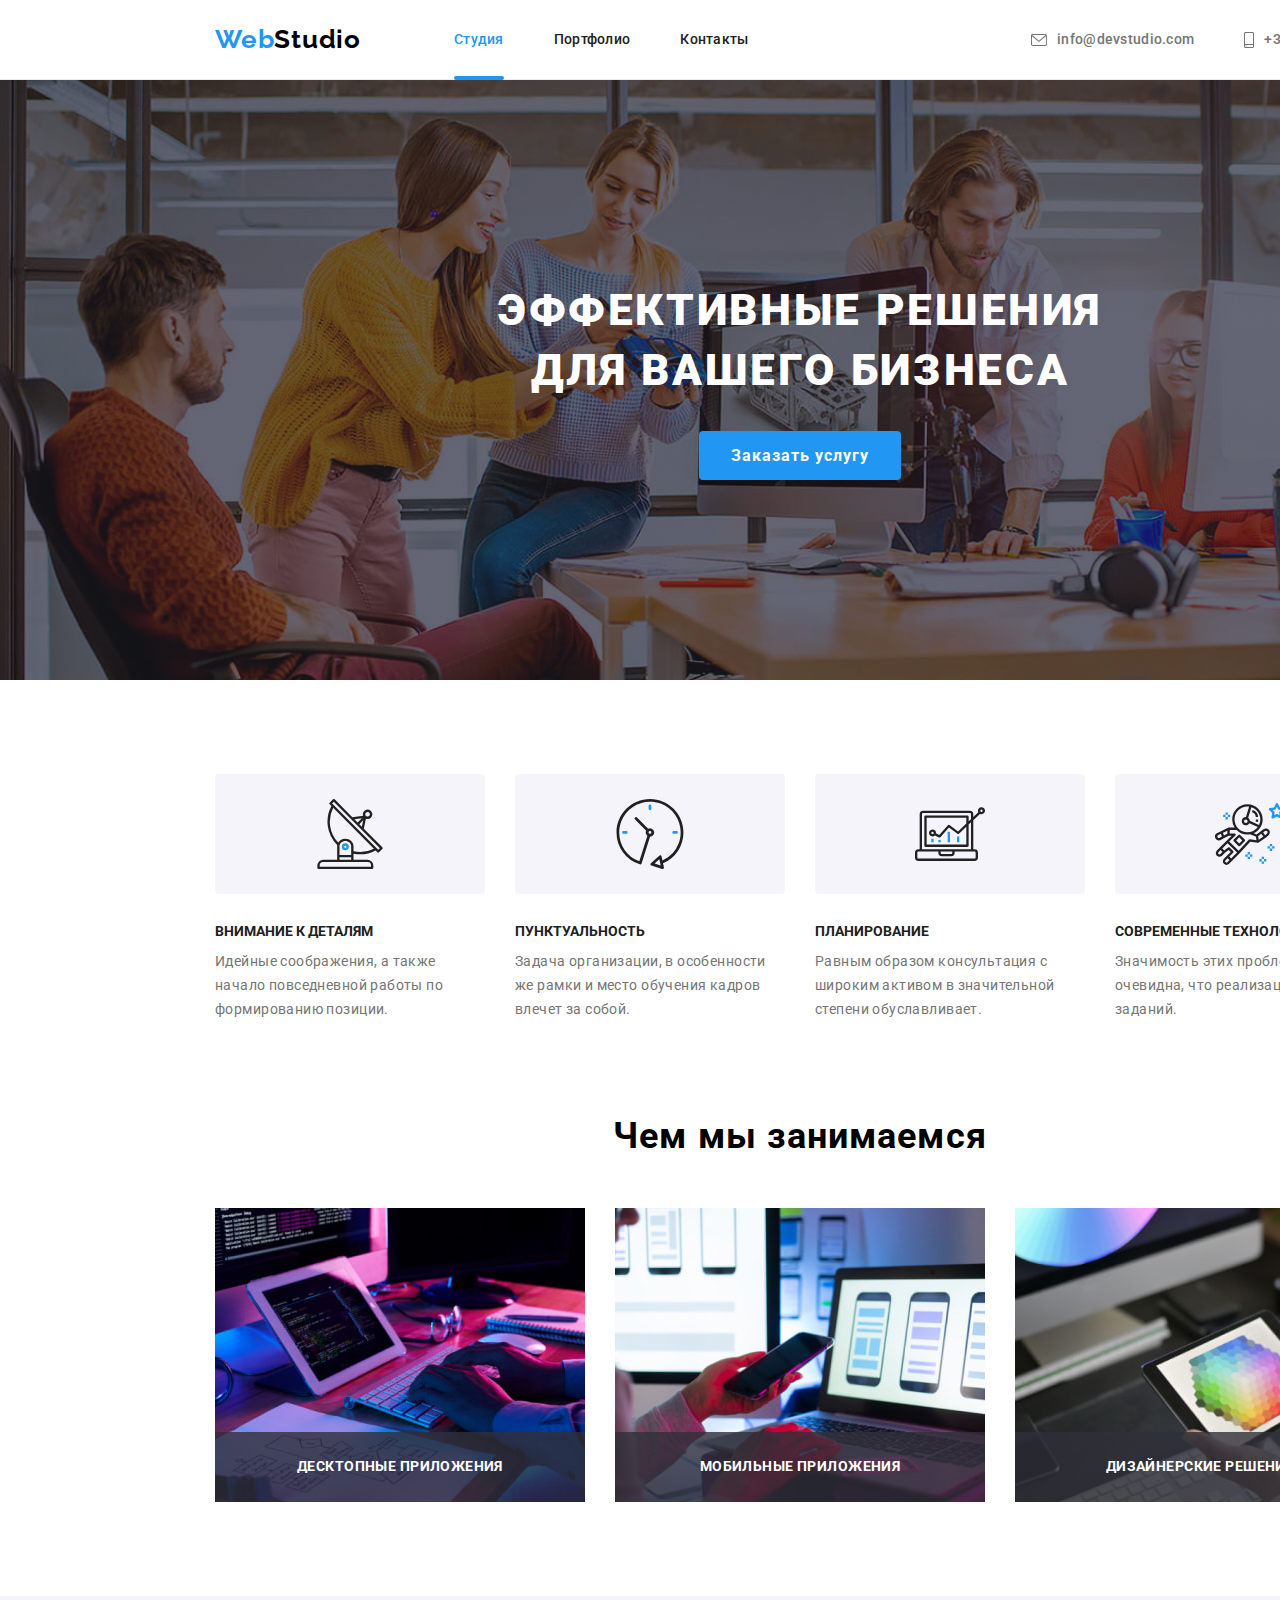
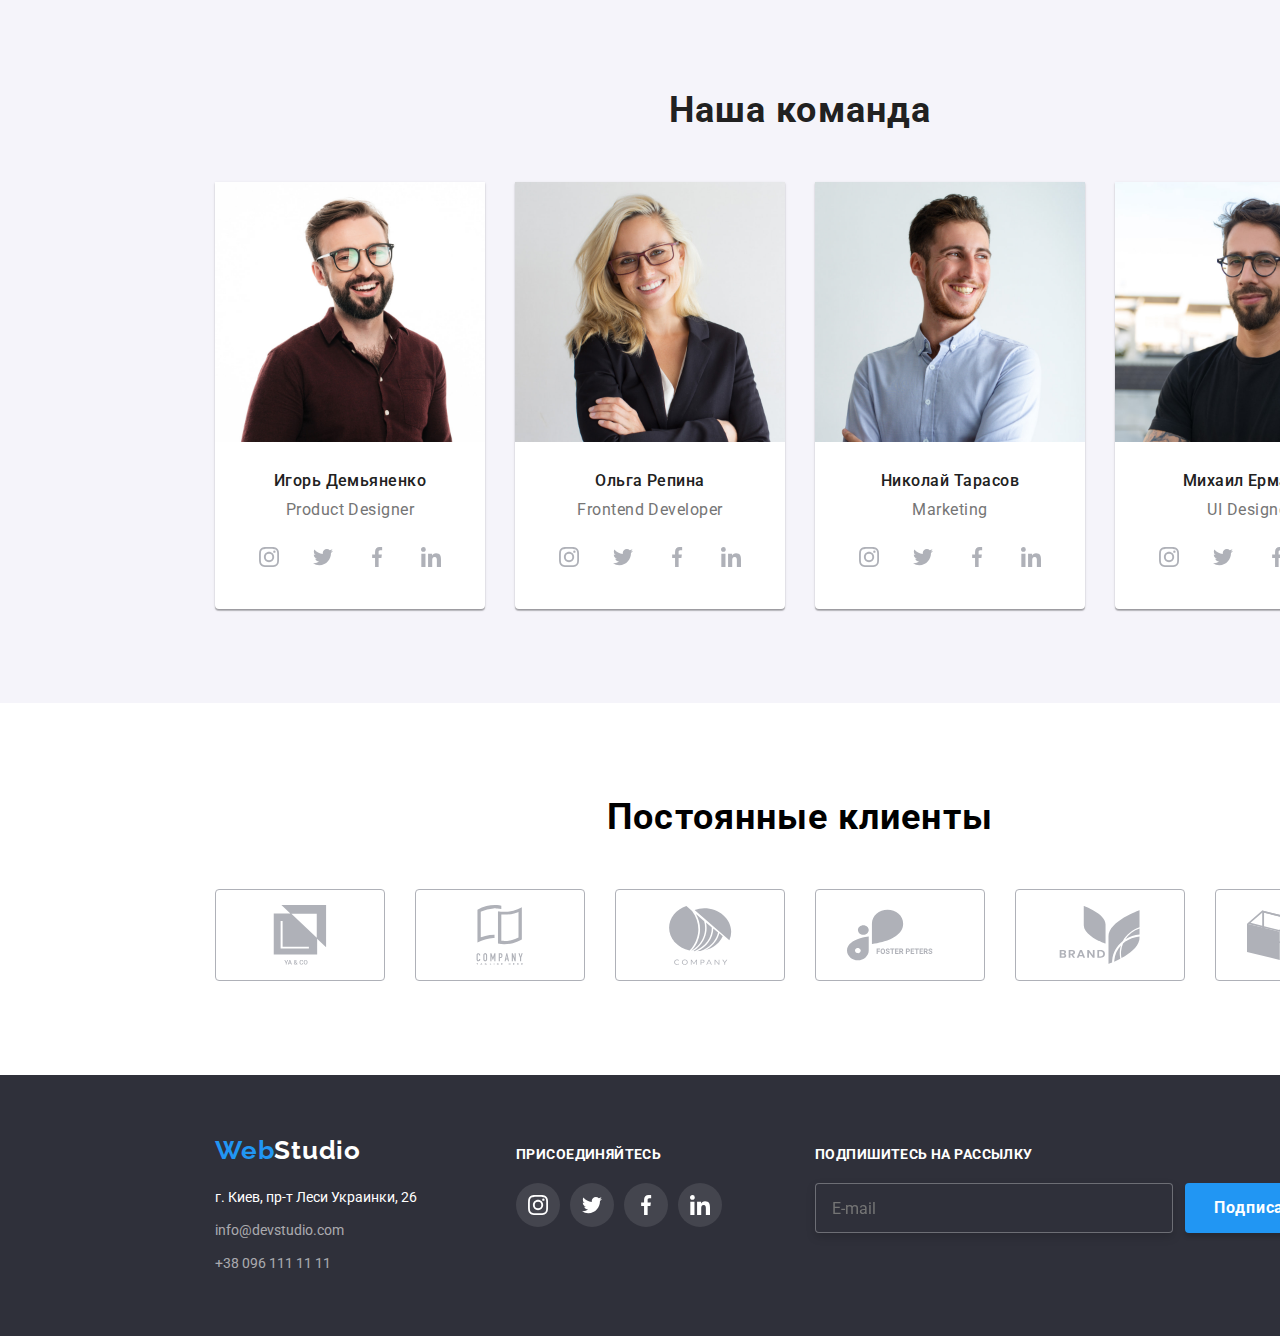
<file: index.html>
<!DOCTYPE html>
<html lang="ru">
  <head>
    <meta charset="UTF-8" />
    <meta http-equiv="X-UA-Compatible" content="IE=edge" />
    <meta name="viewport" content="width=device-width, initial-scale=1.0" />
    <link rel="preconnect" href="https://fonts.googleapis.com" />
    <link rel="preconnect" href="https://fonts.gstatic.com" crossorigin />
    <!-- Нормализатор -->
    <link
      rel="stylesheet"
      href="https://cdn.jsdelivr.net/npm/modern-normalize@1.1.0/modern-normalize.min.css"
    />
    <!-- Шрифты -->
    <link
      href="https://fonts.googleapis.com/css2?family=Raleway:wght@700&family=Roboto:wght@400;500;700;900&display=swap"
      rel="stylesheet"
    />
    <!-- Кастомные стили -->
    <link rel="stylesheet" href="./css/styles.css" />
    <title>Home</title>
  </head>
  <!-- Контент -->
  <body>
    <!-- Шапка -->
    <header class="header">
      <div class="container header__container">
        <!-- Лого -->
        <a class="logo header__logo" href="./index.html"
          >Web<span class="header__logo-studio">Studio</span></a
        >
        <!-- Навигация -->
        <nav class="site-navigation">
          <ul class="site-navigation__list">
            <li class="site-navigation__item">
              <a class="site-navigation__link site-navigation__main" href="./index.html">Студия</a>
            </li>
            <li class="site-navigation__item">
              <a class="site-navigation__link" href="./portfolio.html">Портфолио</a>
            </li>
            <li class="site-navigation__item">
              <a class="site-navigation__link" href="#">Контакты</a>
            </li>
          </ul>
        </nav>
        <!-- Контакты -->
        <ul class="head-contacts">
          <li class="head-contacts__item">
            <a class="head-contacts__link" href="mailto:info@devstudio.com"
              ><svg class="icon" width="16" height="12">
                <use href="./images/icons.svg#icon-mail"></use>
              </svg>
              <span class="head-contacts__text">info@devstudio.com</span></a
            >
          </li>
          <li class="head-contacts__item">
            <a class="head-contacts__link" href="tel:+380961111111">
              <svg class="icon" width="10" height="16">
                <use href="./images/icons.svg#icon-smartphone"></use>
              </svg>
              <span class="head-contacts__text">+38 096 111 11 11</span></a
            >
          </li>
        </ul>
      </div>
    </header>
    <!-- Главная -->
    <main>
      <!-- Заказать услугу -->
      <section class="hero">
        <div class="container">
          <h1 class="hero-title">Эффективные решения для вашего бизнеса</h1>
          <button class="button hero-button" data-modal-open>Заказать услугу</button>
        </div>
      </section>
      <!-- Почему мы -->
      <section class="section">
        <div class="container">
          <h2 class="hidden-title">Почему мы</h2>
          <ul class="whyme-list">
            <li class="whyme-item">
              <div class="whyme-icon-box">
                <svg class="icon" width="70" height="70">
                  <use href="./images/icons.svg#icon-antenna"></use>
                </svg>
              </div>
              <h3 class="whyme-item-title">Внимание к деталям</h3>
              <p class="whyme-text">
                Идейные соображения, а также начало повседневной работы по
                формированию позиции.
              </p>
            </li>
            <li class="whyme-item">
              <div class="whyme-icon-box">
                <svg class="icon" width="70" height="70">
                  <use href="./images/icons.svg#icon-clock"></use>
                </svg>
              </div>
              <h3 class="whyme-item-title">Пунктуальность</h3>
              <p class="whyme-text">
                Задача организации, в особенности же рамки и место обучения
                кадров влечет за собой.
              </p>
            </li>
            <li class="whyme-item">
              <div class="whyme-icon-box">
                <svg class="icon" width="70" height="70">
                  <use href="./images/icons.svg#icon-diagram"></use>
                </svg>
              </div>
              <h3 class="whyme-item-title">Планирование</h3>
              <p class="whyme-text">
                Равным образом консультация с широким активом в значительной
                степени обуславливает.
              </p>
            </li>
            <li class="whyme-item width="70" height="70"" width="70" height="70">
              <div class="whyme-icon-box">
                <svg class="icon" width="70" height="70">
                  <use href="./images/icons.svg#icon-astronaut"></use>
                </svg>
              </div>
              <h3 class="whyme-item-title">Современные технологии</h3>
              <p class="whyme-text">
                Значимость этих проблем настолько очевидна, что реализация
                плановых заданий.
              </p>
            </li>
          </ul>
        </div>
      </section>
      <!-- Чем занимаемся -->
      <section class="section whatdo">
        <div class="container">
          <h2 class="whatdo-title">Чем мы занимаемся</h2>
          <ul class="whatdo-list">
            <li class="whatdo-item">
              <img
                src="./images/what-are-we-doing/wawd-1.jpg"
                alt="Десктопные приложения"
                width="370"
                height="294"
              />
              <h3 class="whatdo-text">Десктопные приложения</h3>
            </li>
            <li class="whatdo-item">
              <img
                src="./images/what-are-we-doing/wawd-2.jpg"
                alt="Мобильные приложения"
                width="370"
                height="294"
              />
            <h3 class="whatdo-text">Мобильные приложения</h3>
            </li>
            <li class="whatdo-item">
              <img
                src="./images/what-are-we-doing/wawd-3.jpg"
                alt="Дизайнерские решения"
                width="370"
                height="294"
              />
              <h3 class="whatdo-text">Дизайнерские решения</h3>
            </li>
          </ul>
        </div>
      </section>
      <!-- Наша команда -->
      <section class="section team">
        <div class="container">
          <h2 class="team-title">Наша команда</h2>
          <ul class="team-list">
            <li class="team-item">
              <img
                src="./images/team/t1.jpg"
                alt="Игорь Демьяненко"
                width="270"
                height="260"
              />
              <div class="team-box">
                <h3 class="team-name">Игорь Демьяненко</h3>
                <p>Product Designer</p>
                <ul class="social-list">
                <li class="social-item">
                  <a class="social-link" href="">
                    <svg class="icon" width="20" height="20">
                      <use href="./images/icons.svg#icon-instagram"></use>
                    </svg>
                  </a>
                </li>
                <li class="social-item">
                  <a class="social-link" href="">
                    <svg class="icon" width="20" height="20">
                      <use href="./images/icons.svg#icon-twitter"></use>
                    </svg>
                  </a>
                </li>
                <li class="social-item">
                  <a class="social-link" href="">
                    <svg class="icon" width="20" height="20">
                      <use href="./images/icons.svg#icon-facebook"></use>
                    </svg>
                  </a>
                </li>
                <li class="social-item">
                  <a class="social-link" href="">
                    <svg class="icon" width="20" height="20">
                      <use href="./images/icons.svg#icon-linkedin"></use>
                    </svg>
                  </a>
                </li>
              </ul>
              </div>
              
             
            </li>
            <li class="team-item">
              <img
                src="./images/team/t2.jpg"
                alt="Ольга Репина"
                width="270"
                height="260"
              />
              <div class="team-box">
                <h3 class="team-name">Ольга Репина</h3>
                <p>Frontend Developer</p>
                <ul class="social-list">
                <li class="social-item">
                  <a class="social-link" href="">
                    <svg class="icon" width="20" height="20">
                      <use href="./images/icons.svg#icon-instagram"></use>
                    </svg>
                  </a>
                </li>
                <li class="social-item">
                  <a class="social-link" href="">
                    <svg class="icon" width="20" height="20">
                      <use href="./images/icons.svg#icon-twitter"></use>
                    </svg>
                  </a>
                </li>
                <li class="social-item">
                  <a class="social-link" href="">
                    <svg class="icon" width="20" height="20">
                      <use href="./images/icons.svg#icon-facebook"></use>
                    </svg>
                  </a>
                </li>
                <li class="social-item">
                  <a class="social-link" href="">
                    <svg class="icon" width="20" height="20">
                      <use href="./images/icons.svg#icon-linkedin"></use>
                    </svg>
                  </a>
                </li>
              </ul>
              </div>
              
              
            </li>
            <li class="team-item">
              <img
                src="./images/team/t3.jpg"
                alt="Николай Тарасов"
                width="270"
                height="260"
              />
              <div class="team-box">
                <h3 class="team-name">Николай Тарасов</h3>
                <p>Marketing</p>
                <ul class="social-list">
                <li class="social-item">
                  <a class="social-link" href="">
                    <svg class="icon" width="20" height="20">
                      <use href="./images/icons.svg#icon-instagram"></use>
                    </svg>
                  </a>
                </li>
                <li class="social-item">
                  <a class="social-link" href="">
                    <svg class="icon" width="20" height="20">
                      <use href="./images/icons.svg#icon-twitter"></use>
                    </svg>
                  </a>
                </li>
                <li class="social-item">
                  <a class="social-link" href="">
                    <svg class="icon" width="20" height="20">
                      <use href="./images/icons.svg#icon-facebook"></use>
                    </svg>
                  </a>
                </li>
                <li class="social-item">
                  <a class="social-link" href="">
                    <svg class="icon" width="20" height="20">
                      <use href="./images/icons.svg#icon-linkedin"></use>
                    </svg>
                  </a>
                </li>
              </ul>
              </div>
              
              
            </li>
            <li class="team-item">
              <img
                src="./images/team/t4.jpg"
                alt="Михаил Ермаков"
                width="270"
                height="260"
              />
              <div class="team-box">
                <h3 class="team-name">Михаил Ермаков</h3>
                <p>UI Designer</p>
                <ul class="social-list">
                <li class="social-item">
                  <a class="social-link" href="">
                    <svg class="icon" width="20" height="20">
                      <use href="./images/icons.svg#icon-instagram"></use>
                    </svg>
                  </a>
                </li>
                <li class="social-item">
                  <a class="social-link" href="">
                    <svg class="icon" width="20" height="20">
                      <use href="./images/icons.svg#icon-twitter"></use>
                    </svg>
                  </a>
                </li>
                <li class="social-item">
                  <a class="social-link" href="">
                    <svg class="icon" width="20" height="20">
                      <use href="./images/icons.svg#icon-facebook"></use>
                    </svg>
                  </a>
                </li>
                <li class="social-item">
                  <a class="social-link" href="">
                    <svg class="icon" width="20" height="20">
                      <use href="./images/icons.svg#icon-linkedin"></use>
                    </svg>
                  </a>
                </li>
              </ul>
              </div>
              
              
            </li>
          </ul>
        </div>
      </section>
      <!-- Наши клиенты -->
      <section class="section">
        <div class="container">
          <h2 class="clients-title">Постоянные клиенты</h2>
          <ul class="clients-list">
            <li class="clients-item">
              <a class="clients-link" href="">
                <svg class="icon" width="106" height="60">
                  <use href="./images/icons.svg#icon-client-1"></use>
                </svg>
              </a>
            </li>
            <li class="clients-item">
              <a class="clients-link" href="">
                <svg class="icon" width="106" height="60">
                  <use href="./images/icons.svg#icon-client-2"></use>
                </svg>
              </a>
            </li>
            <li class="clients-item">
              <a class="clients-link" href="">
                <svg class="icon" width="106" height="60">
                  <use href="./images/icons.svg#icon-client-3"></use>
                </svg>
              </a>
            </li>
            <li class="clients-item">
              <a class="clients-link" href="">
                <svg class="icon" width="106" height="60">
                  <use href="./images/icons.svg#icon-client-4"></use>
                </svg>
              </a>
            </li>
            <li class="clients-item">
              <a class="clients-link" href="">
                <svg class="icon" width="106" height="60">
                  <use href="./images/icons.svg#icon-client-5"></use>
                </svg>
              </a>
            </li>
            <li class="clients-item">
              <a class="clients-link" href="">
                <svg class="icon" width="106" height="60">
                  <use href="./images/icons.svg#icon-client-6"></use>
                </svg>
              </a>
            </li>
          </ul>

        </div>
      </section>
    </main>
    <!-- Подвал -->
    <footer class="footer">
      <div class="container footer-box">
        <!-- Лого -->
        <div class="footer-contacts">
        <a class="logo" href="./index.html"
          >Web<span class="logo-foot-studio">Studio</span></a
        >
        <!-- Адрес и контакты -->
        <address class="adress-box">
          <ul class="adress-list">
            <li class="adress-item">
              <a
                class="address-map"
                href="https://goo.gl/maps/QXmDGy41mX6i24PM6"
                >г. Киев, пр-т Леси Украинки, 26</a
              >
            </li>
            <li class="adress-item">
              <a class="address-cont" href="mailto:info@devstudio.com"
                >info@devstudio.com</a
              >
            </li>
            <li class="adress-item">
              <a class="address-cont" href="tel:+380961111111"
                >+38 096 111 11 11</a
              >
            </li>
          </ul>
        </address>
        </div>
        <!-- Наши соц. сети -->
        <div class="foot-soc-box">
          <h3 class="foot-soc-title">присоединяйтесь</h3>
        <ul class="social-foot-list">
                <li class="social-item">
                  <a class="social-foot-link" href="">
                    <svg class="icon" width="20" height="20">
                      <use href="./images/icons.svg#icon-instagram"></use>
                    </svg>
                  </a>
                </li>
                <li class="social-item">
                  <a class="social-foot-link" href="">
                    <svg class="icon" width="20" height="20">
                      <use href="./images/icons.svg#icon-twitter"></use>
                    </svg>
                  </a>
                </li>
                <li class="social-item">
                  <a class="social-foot-link" href="">
                    <svg class="icon" width="20" height="20">
                      <use href="./images/icons.svg#icon-facebook"></use>
                    </svg>
                  </a>
                </li>
                <li class="social-item">
                  <a class="social-foot-link" href="">
                    <svg class="icon" width="20" height="20">
                      <use href="./images/icons.svg#icon-linkedin"></use>
                    </svg>
                  </a>
                </li>
              </ul>
        </div>
        <div class="footer-sub-box">
          <h3 class="footer-sub-title">Подпишитесь на рассылку</h3>
          <form name="subscribe-form" class="footer-subscribe" autocomplete="on">
            <label class="footer-label">
              <input type="email" name="subscribe-email" class="footer-input" placeholder="E-mail">
            </label>
            <button class="button subscribe-btn" tipe="submit">Подписаться
              <svg class="icon" width="24" height="24">
              <use href="./images/icons.svg#icon-send"></use>
            </svg>
            </button>
          </form>
        </div>
      </div>
    </footer>
    <!-- Модальное окно -->
    <div class="modal-backdrop is-hidden" data-modal>
      <div class="modal-wrapper">
        <button class="button modal-btn" data-modal-close>
          <svg class="icon" width="11" height="11">
          <use href="./images/icons.svg#icon-vector"></use>
        </svg>
      </button>
      <form name="signup-form" class="modal-signup" autocomplete="on">
        <h2 class="modal-title">Оставьте свои данные, мы вам перезвоним</h2>
<label class="modal-label">Имя
  <span class="modal-input-box">
  <input type="text" name="username" class="modal-input" required >
  <svg class="icon" width="18" height="18">
    <use href="./images/icons.svg#icon-person"></use>
  </svg></span>
</label>
<label class="modal-label">Телефон
  <span class="modal-input-box">
  <input type="tel" name="user-tel" class="modal-input" required ><svg class="icon" width="18"
  height="18">
    <use href="./images/icons.svg#icon-phone"></use>
  </svg></span>
</label>
<label class="modal-label">Почта
  <span class="modal-input-box">
  <input type="email" name="user-email" class="modal-input" required ><svg class="icon" width="18"
  height="18">
    <use href="./images/icons.svg#icon-email"></use>
  </svg></span>
</label>
<label class="modal-label modal-coment">Комментарий
  <textarea name="user-feedback" rows="7" placeholder="Введите текст"></textarea>
</label>
<label class="modal-label modal-agreement">
  <input type="checkbox" name="agreement" value="agreement" required class="checkbox">
  <span class="modal-agree-text">
    <span class="custom-checkbox">
    <svg class="icon" width="16" height="15">
      <use href="./images/icons.svg#icon-check"></use>
    </svg>
  </span>
    Соглашаюсь с рассылкой и принимаю &nbsp;</span>
    <a href="#" class="modal-agree-link">Условия договора</a>
</label>
<button class="button modal-signup-btn" type="submit">Отправить</button>
      </form>
      </div>
    </div>
    <script src="./js/modal.js"></script>
  </body>
</html>
</file>
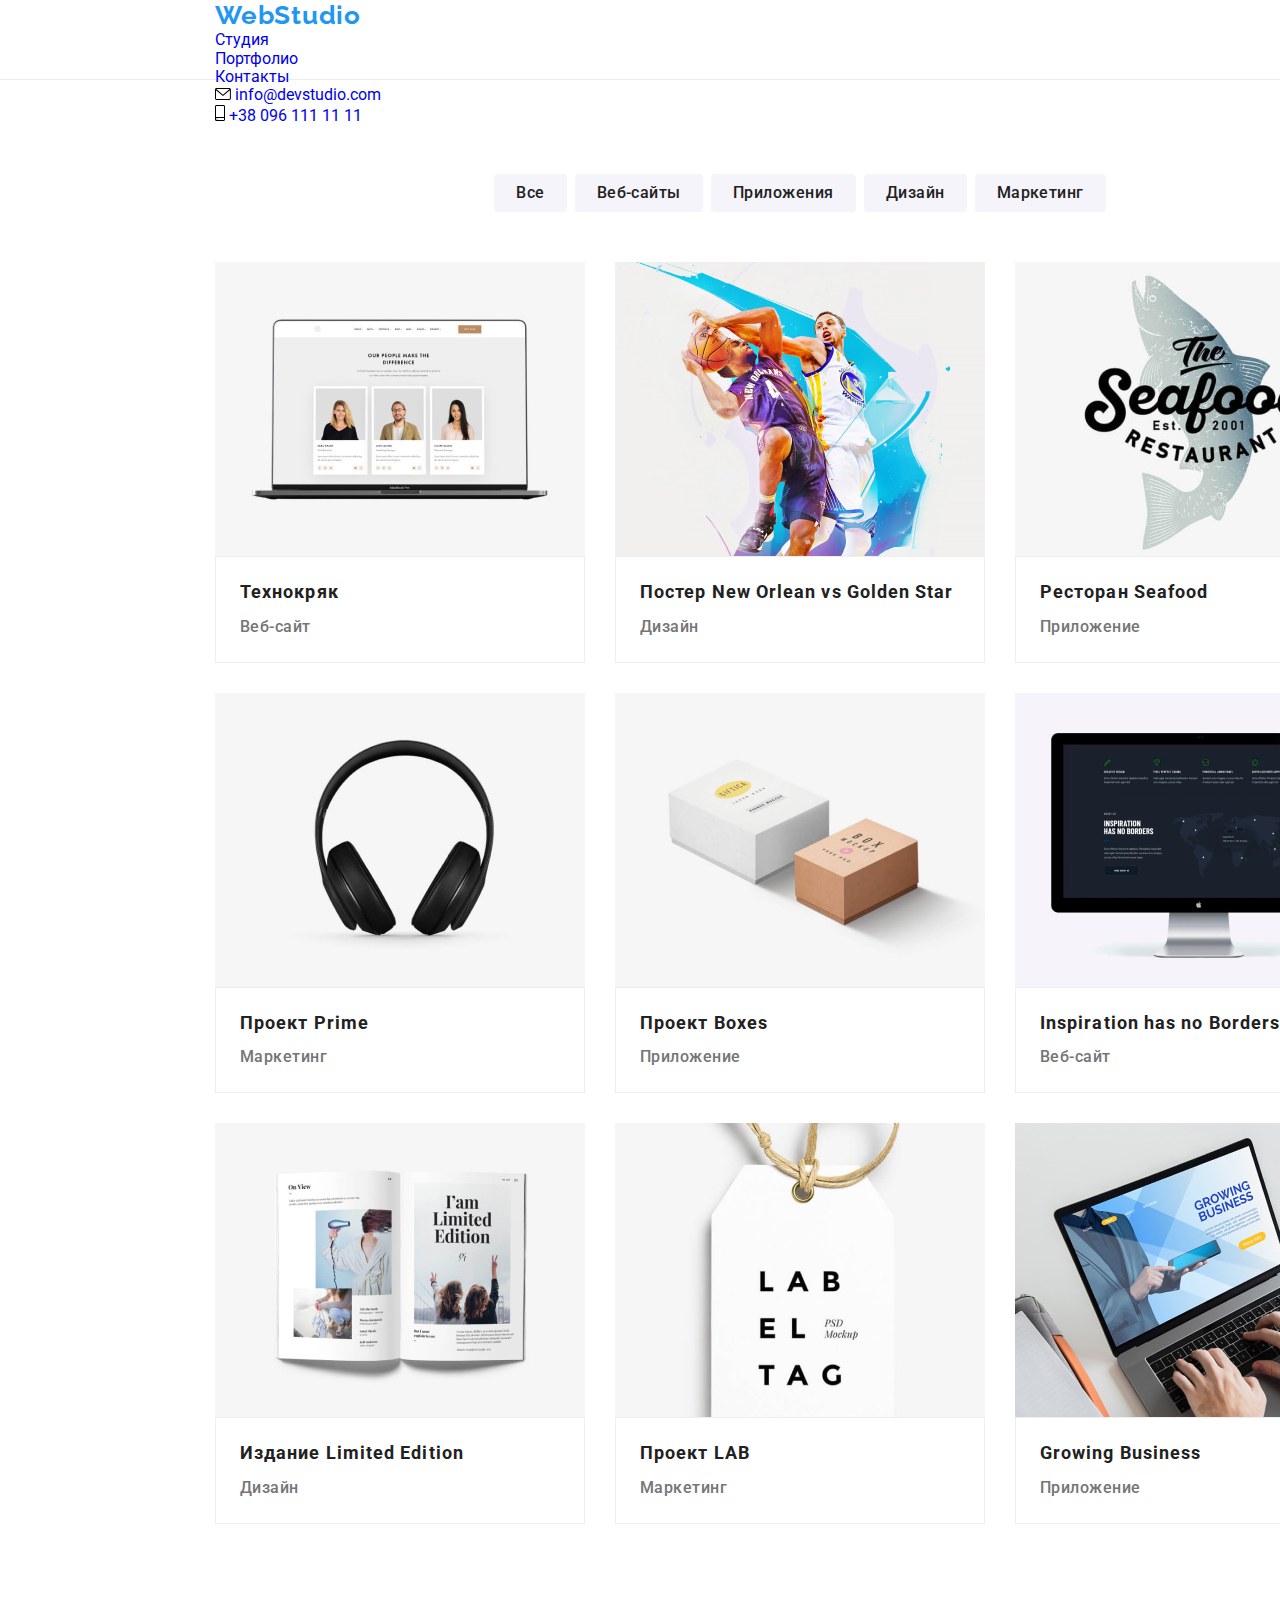
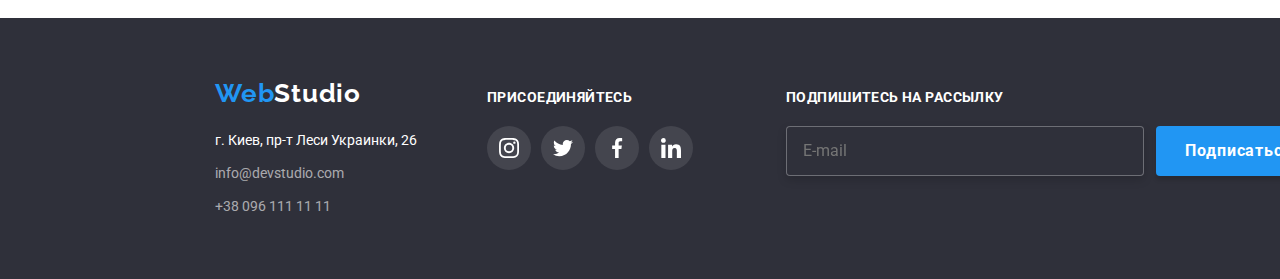
<file: portfolio.html>
<!DOCTYPE html>
<html lang="ru">
  <head>
    <meta charset="UTF-8" />
    <meta http-equiv="X-UA-Compatible" content="IE=edge" />
    <meta name="viewport" content="width=device-width, initial-scale=1.0" />
    <link rel="preconnect" href="https://fonts.googleapis.com" />
    <link rel="preconnect" href="https://fonts.gstatic.com" crossorigin />
    <!-- Нормализатор -->
    <link
      rel="stylesheet"
      href="https://cdn.jsdelivr.net/npm/modern-normalize@1.1.0/modern-normalize.min.css"
    />
    <!-- Шрифты -->
    <link
      href="https://fonts.googleapis.com/css2?family=Raleway:wght@700&family=Roboto:wght@400;500;700;900&display=swap"
      rel="stylesheet"
    />
    <!-- Кастомные стили -->
    <link rel="stylesheet" href="./css/styles.css" />
    <title>portfolio</title>
  </head>
  <!-- Контент -->
  <body>
    <!-- Портфолио Шапка -->
    <header class="header">
      <div class="container head-container">
        <!-- Лого -->
        <a class="logo head-logo" href="./index.html"
          >Web<span class="logo-head-studio">Studio</span></a
        >
        <!-- Навигация -->
        <nav class="header-navigation">
          <ul class="header-nav-list">
            <li class="header-nav-item">
              <a class="header-nav-link" href="./index.html">Студия</a>
            </li>
            <li class="header-nav-item">
              <a class="header-nav-link nav-main" href="./portfolio.html"
                >Портфолио</a
              >
            </li>
            <li class="header-nav-item">
              <a class="header-nav-link" href="#">Контакты</a>
            </li>
          </ul>
        </nav>
        <!-- Контакты -->
        <ul class="header-contacts">
          <li class="contacts-item">
            <a class="contacts-link" href="mailto:info@devstudio.com"
              ><svg class="icon" width="16" height="12">
                <use href="./images/icons.svg#icon-mail"></use>
              </svg>
              <span class="contacts-text">info@devstudio.com</span></a
            >
          </li>
          <li class="conyacts-item">
            <a class="contacts-link" href="tel:+380961111111">
              <svg class="icon" width="10" height="16">
                <use href="./images/icons.svg#icon-smartphone"></use>
              </svg>
              <span class="contacts-text">+38 096 111 11 11</span></a
            >
          </li>
        </ul>
      </div>
    </header>
    <!-- Портфолио Главная -->
    <main>
      <section class="section">
        <div class="container">
          <h1 class="hidden-title">Наши проекты</h1>
          <!-- Портфолио фильтры -->
          <ul class="portf-filter-list">
            <li class="portf-filter-item">
              <button class="button filter-button">Все</button>
            </li>
            <li class="portf-filter-item">
              <button class="button filter-button">Веб-сайты</button>
            </li>
            <li class="portf-filter-item">
              <button class="button filter-button">Приложения</button>
            </li>
            <li class="portf-filter-item">
              <button class="button filter-button">Дизайн</button>
            </li>
            <li class="portf-filter-item">
              <button class="button filter-button">Маркетинг</button>
            </li>
          </ul>
          <!-- Портфолио проекты -->
          <ul class="portf-project-list">
            <li class="portf-project-item">             
              <a href="" class="portf-project-link">
                <div class="portf-thumb">
                  <img
                    src="./images/portfolio-img/portf-1.jpg"
                    alt="Технокряк"
                    width="370px"
                    height="294px"
                  />
                  <p class="portf-view-text">
                    Ресурс предлагает комплексные предложения с разным уровнем
                    функционала и сервисов. Все это позволит посетителю получить
                    исчерпывающие сведения &nbsp; &nbsp; &nbsp; &nbsp; &nbsp;
                    &nbsp; &nbsp; о компании или частном лице.
                  </p>
                </div>
                <div class="portf-text-box">
                  <h2 class="portf-project-name">Технокряк</h2>
                  <p class="portf-project-class">Веб-сайт</p>
                </div></a
              >
            </li>
            <li class="portf-project-item">
              <a href="" class="portf-project-link">
                <div class="portf-thumb">
                <img
                class="portf-img"
                src="./images/portfolio-img/portf-2.jpg"
                alt="Постер New Orlean vs Golden Star"
                width="370px"
                height="294px"
              />
              <p class="portf-view-text"></p>
            </div>
                <div class="portf-text-box">
                  <h2 class="portf-project-name">
                    Постер New Orlean vs Golden Star
                  </h2>
                  <p class="portf-project-class">Дизайн</p>
                </div></a
              >
            </li>
            <li class="portf-project-item">
              <a href="" class="portf-project-link">
                <div class="portf-thumb">
                <img
                class="portf-img"
                src="./images/portfolio-img/portf-3.jpg"
                alt="Ресторан Seafood"
                width="370px"
                height="294px"
              />
              
                <p class="portf-view-text"></p>
              </div>
                <div class="portf-text-box">
                  <h2 class="portf-project-name">Ресторан Seafood</h2>
                  <p class="portf-project-class">Приложение</p>
                </div></a
              >
            </li>
            <li class="portf-project-item">
              <a href="" class="portf-project-link">
                <div class="portf-thumb">
                <img
                class="portf-img"
                src="./images/portfolio-img/portf-4.jpg"
                alt="Проект Prime"
                width="370px"
                height="294px"
              />
              
                <p class="portf-view-text"></p>
              </div>
                <div class="portf-text-box">
                  <h2 class="portf-project-name">Проект Prime</h2>
                  <p class="portf-project-class">Маркетинг</p>
                </div></a
              >
            </li>
            <li class="portf-project-item">
             <a href="" class="portf-project-link">
              <div class="portf-thumb">
              <img
              class="portf-img"
              src="./images/portfolio-img/portf-5.jpg"
              alt="Проект Boxes"
              width="370px"
              height="294px"
            />
            
              <p class="portf-view-text"></p>
            </div>
                <div class="portf-text-box">
                  <h2 class="portf-project-name">Проект Boxes</h2>
                  <p class="portf-project-class">Приложение</p>
                </div></a
              >
            </li>
            <li class="portf-project-item">
              <a href="" class="portf-project-link">
                <div class="portf-thumb">
                <img
                class="portf-img"
                src="./images/portfolio-img/portf-6.jpg"
                alt="Inspiration has no Borders"
                width="370px"
                height="294px"
              />
              
                <p class="portf-view-text"></p>
              </div>
                <div class="portf-text-box">
                  <h2 class="portf-project-name">Inspiration has no Borders</h2>
                  <p class="portf-project-class">Веб-сайт</p>
                </div></a
              >
            </li>
            <li class="portf-project-item">
              <a href="" class="portf-project-link">
                <div class="portf-thumb">
                <img
                class="portf-img"
                src="./images/portfolio-img/portf-7.jpg"
                alt="Издание Limited Edition"
                width="370px"
                height="294px"
              />
              
                <p class="portf-view-text"></p>
              </div>
                <div class="portf-text-box">
                  <h2 class="portf-project-name">Издание Limited Edition</h2>
                  <p class="portf-project-class">Дизайн</p>
                </div></a
              >
            </li>
            <li class="portf-project-item">
              <a href="" class="portf-project-link">
                <div class="portf-thumb">
                <img
                class="portf-img"
                src="./images/portfolio-img/portf-8.jpg"
                alt="Проект LAB"
                width="370px"
                height="294px"
              />
                <p class="portf-view-text"></p>
              </div>
                <div class="portf-text-box">
                  <h2 class="portf-project-name">Проект LAB</h2>
                  <p class="portf-project-class">Маркетинг</p>
                </div></a
              >
            </li>
            <li class="portf-project-item">
              <a href="" class="portf-project-link">
                <div class="portf-thumb">
                <img
                class="portf-img"
                src="./images/portfolio-img/portf-9.jpg"
                alt="Growing Business"
                width="370px"
                height="294px"
              />
                <p class="portf-view-text"></p>
              </div>
                <div class="portf-text-box">
                  <h2 class="portf-project-name">Growing Business</h2>
                  <p class="portf-project-class">Приложение</p>
                </div></a
              >
            </li>
          </ul>
        </div>
      </section>
    </main>
    <!-- Портфолио подвал -->
    <footer class="footer">
      <div class="container footer-box">
        <!-- Лого -->
        <div>
        <a class="logo" href="./index.html"
          >Web<span class="logo-foot-studio">Studio</span></a
        >
        <!-- Адрес и контакты -->
        <address class="adress-box">
          <ul class="adress-list">
            <li class="adress-item">
              <a
                class="address-map"
                href="https://goo.gl/maps/QXmDGy41mX6i24PM6"
                >г. Киев, пр-т Леси Украинки, 26</a
              >
            </li>
            <li class="adress-item">
              <a class="address-cont" href="mailto:info@devstudio.com"
                >info@devstudio.com</a
              >
            </li>
            <li class="adress-item">
              <a class="address-cont" href="tel:+380961111111"
                >+38 096 111 11 11</a
              >
            </li>
          </ul>
        </address>
        </div>
        <!-- Наши соц. сети -->
        <div class="foot-soc-box">
          <h3 class="foot-soc-title">присоединяйтесь</h3>
        <ul class="social-foot-list">
                <li class="social-item">
                  <a class="social-foot-link" href="">
                    <svg class="icon" width="20" height="20">
                      <use href="./images/icons.svg#icon-instagram"></use>
                    </svg>
                  </a>
                </li>
                <li class="social-item">
                  <a class="social-foot-link" href="">
                    <svg class="icon" width="20" height="20">
                      <use href="./images/icons.svg#icon-twitter"></use>
                    </svg>
                  </a>
                </li>
                <li class="social-item">
                  <a class="social-foot-link" href="">
                    <svg class="icon" width="20" height="20">
                      <use href="./images/icons.svg#icon-facebook"></use>
                    </svg>
                  </a>
                </li>
                <li class="social-item">
                  <a class="social-foot-link" href="">
                    <svg class="icon" width="20" height="20">
                      <use href="./images/icons.svg#icon-linkedin"></use>
                    </svg>
                  </a>
                </li>
              </ul>
        </div>
        <div class="footer-sub-box">
          <h3 class="footer-sub-title">Подпишитесь на рассылку</h3>
          <form name="subscribe-form" class="footer-subscribe" autocomplete="on">
            <label class="footer-label">
              <input type="email" name="subscribe-email" class="footer-input" placeholder="E-mail">
            </label>
            <button class="button subscribe-btn" tipe="submit">Подписаться
              <svg class="icon" width="24" height="24">
              <use href="./images/icons.svg#icon-send"></use>
            </svg>
            </button>
          </form>
        </div>
      </div>
    </footer>
  </body>
</html>
</file>
<file: css/styles.css>
*,
*::before,
*::after {
  box-sizing: border-box;
}
body {
  font-family: 'Roboto', sans-serif;
  min-width: 1600px;
  margin: 0px;
}
:root {
  --main-color: #212121;
  --sec-color: #757575;
  --hover-color: #2196F3;
  --anim-fast: 250ms cubic-bezier(0.4, 0, 0.2, 1);
}
a {
  text-decoration: none;
}
ul {
  margin: 0;
  padding: 0;
  list-style: none;
  list-style-type: none;
}
h1,
h2,
h3,
p {
  margin: 0;
}
.button {
  display: block;
  border: 0;
  cursor: pointer;
}
.section {
  padding-top: 94px;
  padding-bottom: 94px;
}
.container {
  width: 1200px;
  margin-left: auto;
  margin-right: auto;
  padding-left: 15px;
  padding-right: 15px;
}
img {
  display: block;
  max-width: 100%;
  height: auto;
}
.hidden-title {
  display: none;
}
/* Логотип */
.logo {
  font-family: Raleway;
  font-weight: 700;
  font-size: 26px;
  line-height: 1.2;
  letter-spacing: 0.03em;
  color: var(--hover-color);
}
.header__logo {
  margin-right: 93px;
}
/* Стили Шапки */
.header {
  display: flex;
  height: 80px;
  border-bottom: 1px solid rgba(236, 236, 236, 1);
}
.header__container {
  display: flex;
  align-items: center;
}

/* Шапка Логотип */
.header__logo-studio {
  color: #000000;
}
/* Шапка Навигация */
.site-navigation__list {
  display: flex;
  padding-left: 0px;
  margin: 0px;
}
.site-navigation__item {
  margin-right: 50px;
}
.site-navigation__item:last-child {
  margin-right: 0px;
}
.site-navigation__link {
  display: block;
  position: relative;
  padding: 32px 0;
  font-weight: 500;
  font-size: 14px;
  line-height: 1.15;
  letter-spacing: 0.02em;
  color: var(--main-color);
  transition: color var(--anim-fast);
}
.site-navigation__link::after {
  position: absolute;
  bottom: 0;
  right: 0;
  content: '';
  display: block;
  height: 4px;
  width: 0;
  background-color: var(--hover-color);
  transition: width var(--anim-fast);
  border-radius: 2px;
}
.site-navigation__link:hover::after {
  width: 100%;
  left: 0;
}
.site-navigation__link:hover,
.site-navigation__link:focus {
  color: var(--hover-color);
}
.site-navigation__main {
  color: var(--hover-color);
}
.site-navigation__main::after {
  position: absolute;
  bottom: 0;
  left: 0;
  content: '';
  display: block;
  width: 100%;
  height: 4px;
  background-color: var(--hover-color);
  border-radius: 2px;
}
/* Шапка Контакты */
.head-contacts {
  display: flex;
  align-items: center;
  padding: 0px;
  margin-left: auto;
}
.head-contacts__item:not(:last-child) {
  margin-right: 50px;
}
.head-contacts__link {
  display: flex;
  align-items: center;
  font-weight: 500;
  font-size: 14px;
  line-height: 1.15;
  letter-spacing: 0.02em;
  color: var(--sec-color);
  transition: color var(--anim-fast);
}
.head-contacts .icon {
  fill: currentColor;
  margin-right: 10px;
}
.head-contacts__link:hover,
.head-contacts__link:focus {
  color: var(--hover-color);
}
/* Стили главной страницы */
/* Заказать услугу */
.hero {
  max-width: 1600px;
  margin-left: auto;
  margin-right: auto;
  background-color: #c4c4c4;
  background-image: linear-gradient(
      rgba(47, 48, 58, 0.4),
      rgba(47, 48, 58, 0.4)
    ),
    url(../images/hero-img/heroweb.jpg);
  background-repeat: no-repeat;
  background-position: center;
  background-size: cover;
  padding: 200px 0;
}

.hero-title {
  margin-left: auto;
  margin-right: auto;
  font-weight: 900;
  font-size: 44px;
  line-height: 1.37;
  text-align: center;
  letter-spacing: 0.06em;
  text-transform: uppercase;
  color: #ffffff;
  width: 696px;
}
.hero-button {
  margin-top: 30px;
  margin-left: auto;
  margin-right: auto;
  padding: 10px 32px;
  font-weight: 700;
  font-size: 16px;
  line-height: 1.87;
  letter-spacing: 0.06em;
  color: #ffffff;
  background-color: var(--hover-color);
  box-shadow: 0px 4px 4px rgba(0, 0, 0, 0.15);
  border-radius: 4px;
}
/* Почему мы */
.whyme-list {
  display: flex;
  justify-content: center;
}
.whyme-item {
  width: 270px;
}
.whyme-item:not(:last-child) {
  margin-right: 30px;
}
.whyme-icon-box {
  width: 270px;
  height: 120px;
  display: flex;
  justify-content: center;
  align-items: center;
  background: #f5f4fa;
  border-radius: 4px;
  margin-bottom: 30px;
}
.whyme-item-title {
  font-weight: 700;
  font-size: 14px;
  line-height: 1.14;
  text-transform: uppercase;
  color: var(--main-color);
  margin-bottom: 10px;
}
.whyme-text {
  font-size: 14px;
  line-height: 1.71;
  letter-spacing: 0.03em;
  color: var(--sec-color);
}
/* Чем занимаемся */
.whatdo {
  padding-top: 0px;
}
.whatdo-title {
  font-weight: 700;
  font-size: 36px;
  line-height: 1.16;
  text-align: center;
  letter-spacing: 0.03em;
  margin-bottom: 50px;
}
.whatdo-list {
  display: flex;
  padding: 0px;
  margin: 0px;
}
.whatdo-item {
  position: relative;
}
.whatdo-item:not(:last-child) {
  margin-right: 30px;
}
.whatdo-text {
  position: absolute;
  display: flex;
  align-items: center;
  justify-content: center;
  bottom: 0;
  left: 0;
  width: 100%;
  height: 70px;
  background-color: rgba(47, 48, 58, 0.8);
  font-weight: 700;
  font-size: 14px;
  line-height: 1.14;
  text-align: center;
  letter-spacing: 0.03em;
  text-transform: uppercase;
  color: #ffffff;
}
/* Наша команда */
.team {
  background-color: #f5f4fa;
}
.team-title {
  margin-bottom: 50px;
  font-weight: 700;
  font-size: 36px;
  line-height: 1.16;
  text-align: center;
  letter-spacing: 0.03em;
  color: var(--main-color);
}
.team-list {
  display: flex;
  justify-content: center;
  font-size: 16px;
  line-height: 1.18;
  text-align: center;
  letter-spacing: 0.03em;
  color: var(--sec-color);
}
.team-item {
  width: 270px;
  background-color: #ffffff;
  box-shadow: 0px 1px 3px rgba(0, 0, 0, 0.12), 0px 1px 1px rgba(0, 0, 0, 0.14),
    0px 2px 1px rgba(0, 0, 0, 0.2);
  border-radius: 0px 0px 4px 4px;
}
.team-item:not(:last-child) {
  margin-right: 30px;
}
.team-name {
  margin-bottom: 10px;
  font-weight: 500;
  font-size: 16px;
  text-align: center;
  letter-spacing: 0.03em;
  color: #212121;
}
.team-box {
  padding-top: 30px;
  padding-bottom: 30px;
}
.social-list {
  margin-top: 16px;
  display: flex;
  align-items: center;
  justify-content: center;
}
.social-item:not(:last-child) {
  margin-right: 10px;
}
.social-link {
  display: flex;
  align-items: center;
  justify-content: center;
  width: 44px;
  height: 44px;
  background-color: #ffffff;
  border-radius: 50%;
  color: #afb1b8;
  transition: color var(--anim-fast), background-color var(--anim-fast);
}
.social-link:hover,
.social-link:focus {
  color: #ffffff;
  background-color: var(--hover-color);
}
.social-list .icon {
  fill: currentColor;
}
/* Стили "наши клиенты" */
.clients-title {
  font-weight: 700;
  font-size: 36px;
  line-height: 1.16;
  text-align: center;
  letter-spacing: 0.03em;
  margin-bottom: 50px;
}
.clients-list {
  display: flex;
  align-items: center;
}
.clients-item:not(:last-child) {
  margin-right: 30px;
}
.clients-link {
  display: flex;
  align-items: center;
  justify-content: center;
  width: 170px;
  height: 92px;
  color: #afb1b8;
  background-color: #ffffff;
  border: 1px solid #afb1b8;
  border-radius: 4px;
  transition: color var(--anim-fast), border var(--anim-fast);
}
.clients-link:hover,
.clients-link:focus {
  color: var(--hover-color);
  border: 1px solid var(--hover-color);
}
.clients-list .icon {
  fill: currentColor;
}
/* Стили Портфолио */

/* Портфолио фильтр */
.portf-filter-list {
  margin-bottom: 50px;
  display: flex;
  justify-content: center;
}
.portf-filter-item:not(:last-child) {
  margin-right: 8px;
}
.filter-button {
  padding: 6px 22px;
  font-weight: 500;
  font-size: 16px;
  line-height: 1.62;
  text-align: center;
  letter-spacing: 0.03em;
  color: var(--main-color);
  background-color: #f5f4fa;
  border-radius: 4px;
  transition: color var(--anim-fast), background-color var(--anim-fast),
    box-shadow var(--anim-fast);
}
.filter-button:hover,
.filter-button:focus {
  background-color: var(--hover-color);
  color: #ffffff;
  box-shadow: 0px 3px 1px rgba(0, 0, 0, 0.1), 0px 1px 2px rgba(0, 0, 0, 0.08),
    0px 2px 2px rgba(0, 0, 0, 0.12);
}

/* Портфолио проекты */
.portf-project-list {
  display: flex;
  flex-wrap: wrap;
}
.portf-project-item {
  width: 370px;
}
.portf-project-item:not(:nth-last-child(-n + 3)) {
  margin-bottom: 30px;
}
.portf-project-item:not(:nth-child(3n)) {
  margin-right: 30px;
}
.portf-thumb {
  position: relative;
  overflow: hidden;
}
.portf-text-box {
  background-color: rgba(255, 255, 255, 1);
  border: 1px solid rgba(238, 238, 238, 1);
  padding: 20px 24px;
}
.portf-project-name {
  font-weight: 700;
  font-size: 18px;
  line-height: 1.71;
  letter-spacing: 0.06em;
  color: var(--main-color);
  margin-bottom: 4px;
}
.portf-project-class {
  font-weight: 500;
  font-size: 16px;
  line-height: 1.87;
  letter-spacing: 0.03em;
  color: var(--sec-color);
}
.portf-project-link {
  display: block;
  transition: box-shadow var(--anim-fast);
}
.portf-view-text {
  display: flex;
  align-items: center;
  justify-content: center;
  padding: 63px 24px;
  position: absolute;
  left: 0;
  bottom: 0;
  width: 100%;
  height: 100%;
  font-weight: 400;
  font-size: 18px;
  line-height: 1.56;
  letter-spacing: 0.03em;
  color: #ffffff;
  background-color: rgba(33, 150, 243, 0.9);
  transform: translateY(100%);
  transition: transform var(--anim-fast);
}
.portf-project-link:focus .portf-text-box,
.portf-project-link:hover .portf-text-box {
  box-shadow: 0px 1px 1px rgba(0, 0, 0, 0.12), 0px 4px 4px rgba(0, 0, 0, 0.06),
    1px 4px 6px rgba(0, 0, 0, 0.16);
}
.portf-project-link:hover .portf-view-text {
  transform: translateY(0);
}
/* Стили Подвала */
.footer {
  padding-top: 60px;
  padding-bottom: 60px;
  background-color: #2f303a;
}
.footer-box {
  display: flex;
  align-items: baseline;
}
/* Подвал логотип цвет */
.logo-foot-studio {
  color: #ffffff;
}
/* Подвал адрес и контакты */
.adress-box {
  margin-top: 20px;
}
.adress-item {
  font-style: normal;
  font-weight: 400;
  font-size: 14px;
  line-height: 1.7;
}
.adress-item:not(:last-child) {
  margin-bottom: 9px;
}
.address-map {
  color: #ffffff;
}
.address-cont {
  color: rgba(255, 255, 255, 0.6);
}
/* Подвал социалка */
.footer-contacts {
  flex-grow: 1;
}
.foot-soc-box {
  margin-left: 70px;
}
.foot-soc-title {
  font-weight: 700;
  font-size: 14px;
  line-height: 1.14;
  letter-spacing: 0.03em;
  text-transform: uppercase;
  color: #ffffff;
  margin-bottom: 20px;
}
.social-foot-list {
  display: flex;
  align-items: center;
}
.social-foot-link {
  display: flex;
  align-items: center;
  justify-content: center;
  width: 44px;
  height: 44px;
  background: rgba(255, 255, 255, 0.1);
  border-radius: 50%;
  color: #ffffff;
  transition: color var(--anim-fast), background-color var(--anim-fast);
}
.social-foot-link:hover,
.social-foot-link:focus {
  color: #ffffff;
  background-color: var(--hover-color);
}
.social-foot-list .icon {
  fill: currentColor;
}
.footer-sub-box {
  margin-left: 93px;
}
.footer-sub-title {
  font-weight: 700;
font-size: 14px;
line-height: 1.14;
letter-spacing: 0.03em;
text-transform: uppercase;
color: #ffffff;
margin-bottom: 20px;
}
.footer-subscribe {
display: flex;
align-items: center;
}
.footer-label {
  margin-right: 12px;
}
.footer-input {
  width: 358px;
  height: 50px;
  background-color: #2F303A;
  border: 1px solid rgba(255, 255, 255, 0.3);
box-sizing: border-box;
filter: drop-shadow(0px 4px 4px rgba(0, 0, 0, 0.15));
border-radius: 4px;
padding: 15px 16px;
outline: none;
}
.subscribe-btn {
  display: flex;
  align-items: center;
  justify-content: center;
  width: 200px;
  height: 50px;
  background-color: var(--hover-color);
  color: #ffffff;
  font-weight: 700;
font-size: 16px;
line-height: 1.87;
letter-spacing: 0.06em;
box-shadow: 0px 4px 4px rgba(0, 0, 0, 0.15);
border-radius: 4px;
}
.subscribe-btn .icon { 
  margin-left: 10px;
  fill: currentColor;
  stroke: currentColor;
}
/* Модальное окно */
.modal-backdrop {
  position: fixed;
  width: 100vw;
  height: 100vh;
  top: 0;
  left: 50%;
  transform: translateX(-50%);
  background-color: rgba(0, 0, 0, 0.2);
  opacity: 1;
  visibility: visible;
  pointer-events: auto;
  transition: opacity var(--anim-fast), visibility var(--anim-fast);
}
.modal-backdrop.is-hidden {
  opacity: 0;
  visibility: hidden;
  pointer-events: none;
}
.modal-wrapper {
  position: absolute;
  top: 50%;
  left: 50%;
  transform: translate(-50%, -50%);
  width: 528px;
  height: 581px;
  background-color: #ffffff;
  box-shadow: 0px 1px 3px rgba(0, 0, 0, 0.12), 0px 1px 1px rgba(0, 0, 0, 0.14),
    0px 2px 1px rgba(0, 0, 0, 0.2);
  border-radius: 4px;
  padding: 40px;
}
.modal-btn {
  position: absolute;
  top: 8px;
  right: 8px;
  width: 30px;
  height: 30px;
  border-radius: 50%;
  background-color: #ffffff;
  border: 1px solid rgba(0, 0, 0, 0.1);
  color: #000000;
  transition: color var(--anim-fast);
}
.modal-btn .icon {
  fill: currentColor;
}
.modal-btn:hover,
.modal-btn:focus {
  color: var(--hover-color);
}
.modal-title {
  width: 100%;
font-weight: 700;
font-size: 20px;
line-height: 1.15;
text-align: center;
letter-spacing: 0.03em;
color: var(--main-color);
margin-bottom: 12px;
}
.modal-label {
display: flex;
flex-direction: column;
margin-bottom: 10px;
font-weight: 400;
font-size: 12px;
line-height: 1.16;
letter-spacing: 0.01em;
color: var(--sec-color);
}
.modal-coment {
  margin-bottom: 0px;
}
.modal-input-box {
  display: block;
  position: relative;
  margin-top: 4px;
  color: var(--main-color);
  transition: color var(--anim-fast);
}
.modal-input {
width: 100%;
height: 40px;
border: 1px solid rgba(33, 33, 33, 0.2);
box-sizing: border-box;
padding-left: 42px;
border-radius: 4px;
transition: border var(--anim-fast);
outline: none;
}
.modal-input-box .icon {
  position: absolute;
  top: 11px;
  left: 12px;
  fill: currentColor;
}
.modal-signup textarea {
resize: none;
margin-top: 4px;
padding: 12px 16px;
border: 1px solid rgba(33, 33, 33, 0.2);
box-sizing: border-box;
border-radius: 4px;
transition: border-color var(--anim-fast);
outline: none;
}
.modal-agreement {
flex-direction: row;
align-items: center;
margin-top: 20px;
margin-bottom: 30px;
justify-content: center;
font-size: 14px;
line-height: 1.71;
letter-spacing: 0.03em;
user-select: none;
}
.modal-agree-text {
display: flex;
align-items: center;
}
.checkbox {
  position: absolute;
  z-index: -1;
  opacity: 0;
}
.custom-checkbox {
  display: flex;
  align-items: center;
  width: 16px;
  height: 15px;
  flex-shrink: 0;
  flex-grow: 0;
  border: 2px solid var(--main-color);
  border-radius: 2px;
  margin-right: 8.38px;
  transition: border-color var(--anim-fast), background-color var(--anim-fast), background-image var(--anim-fast);
}
.modal-agreement>.checkbox:not(:disabled):not(:checked)+.modal-agree-text:hover>.custom-checkbox {
  border-color: var(--hover-color);
}
.modal-agreement>.checkbox:not(:disabled):active+.modal-agree-text>.custom-checkbox {
  background-color: var(--hover-color);
  border-color: var(--hover-color);
}
.modal-agreement>.checkbox:focus+.modal-agree-text>.custom-checkbox {
  border-color: var(--hover-color);
}
.modal-agreement>.checkbox:focus:not(:checked)+.modal-agree-text>.custom-checkbox {
  border-color: var(--hover-color);
}
.modal-agreement>.checkbox:checked+.modal-agree-text>.custom-checkbox {
  border-color: var(--hover-color);
  background-color: var(--hover-color);
}
.modal-agree-link {
  color: var(--hover-color);
text-decoration: underline ;
}
.modal-signup-btn {
display: flex;
align-items: center;
justify-content: center;
background: var(--hover-color);
box-shadow: 0px 4px 4px rgba(0, 0, 0, 0.15);
border-radius: 4px;
width: 200px;
height: 50px;
margin-left: auto;
margin-right: auto;
color: #ffffff;
font-weight: 700;
font-size: 16px;
line-height: 1.875;
letter-spacing: 0.06em;
transition: background-color var(--anim-fast);
}
.modal-signup-btn:hover,
.modal-signup-btn:focus {
  background-color: #188CE8;
}
.modal-input-box:focus-within{
  color: var(--hover-color);
}
.modal-input:focus {
border-color: var(--hover-color);
}
.modal-signup textarea:focus{
  border-color: var(--hover-color);
}
</file>
